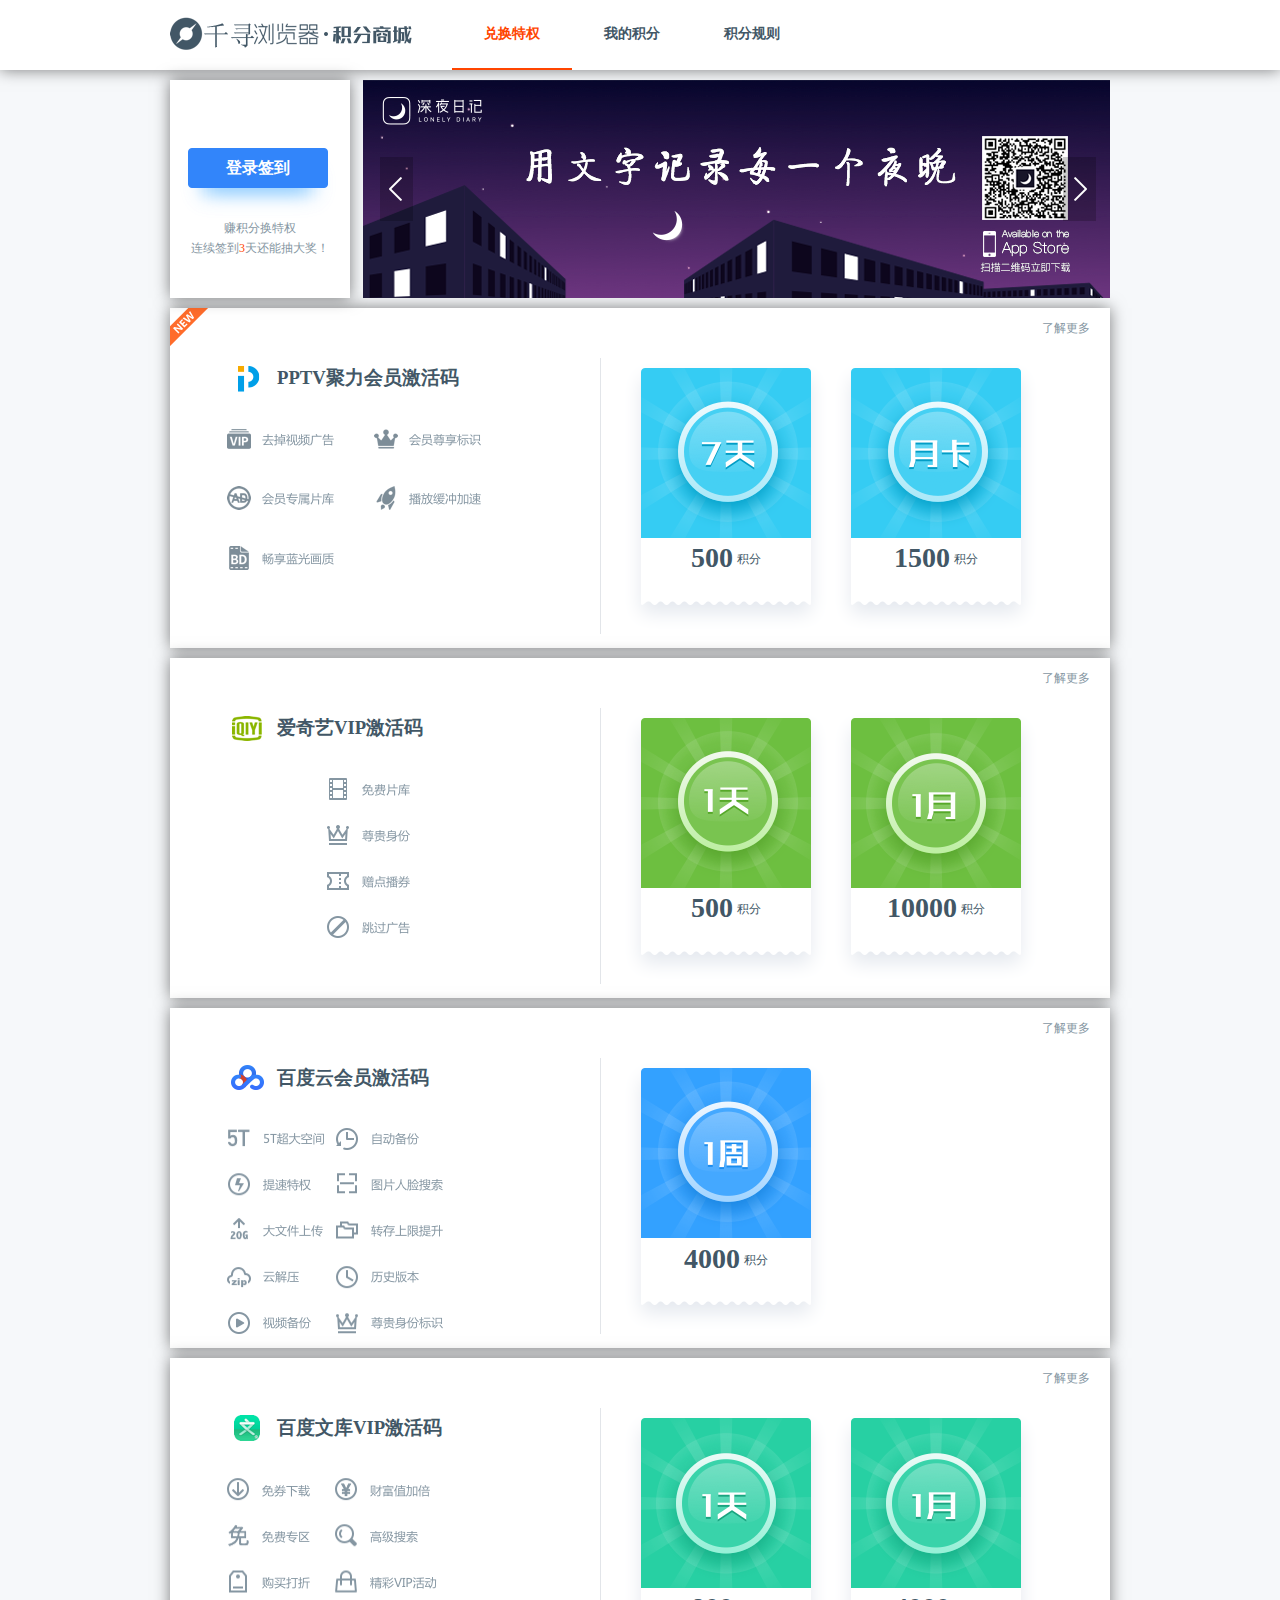
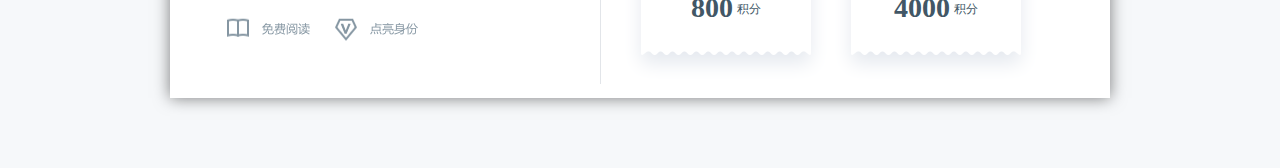
<file: integral.html>
<!DOCTYPE html>
<html lang="en">
    <head>
        <meta charset="utf-8">
        <link rel="stylesheet" href="css/integral.css">
        <script src="js/jquery-1.11.0.js"></script>
        <script>
          $(function(){ 
            var num = 0;
            var timer = null;
            function gogogo(){  
                timer = setInterval(function(){ 
                    num ++;
                    if(num>4){
                        num = 0;
                        $('.banner ul').css('left', '0');
                        num=1;
                    }
                    $('.banner ul').stop().animate({left:-(num*747)+'px'});
                },2000);
            };
            gogogo();
            $('.banner').hover(function() {
              clearInterval(timer);
            }, function() {
              clearInterval(timer);
                gogogo();
            });
            //左切换
            $('.banner .left').click(function(e) {
              num--;
              if(num<0){
                num = 0

              }
              $('.banner ul').stop().animate({left:-(num*747)+'px'});
           });
    
    
              //右切换
            $('.banner .right').click(function(e) {
              num ++;
              if(num>4){
               num=4;
              }
              $('.banner ul').stop().animate({left:-(num*747)+'px'});
            });
          })
        </script>
    </head>
    <body>
    	<header>
    		<div>
    			<h1 class="logo"><a target="_blank" href="index.html"><span></span></a></h1>
    		<ul>
    			<li class="current"><a href="integral.html">兑换特权</a></li>
    			<li><a href="myscore.html">我的积分</a></li>
    			<li><a href="rule.html">积分规则</a></li>
    		</ul>
    		</div>
    	</header>
           
    	<div class="con">
    		<div class="top">
    			<div class="user">
    				<a href="" class="btn">登录签到</a>
    				<p>赚积分换特权<br>连续签到<span>3</span>天还能抽大奖！</p>
    			</div>
    			 <div class="banner">
                    <span class="left"></span>
                    <span class="right"></span>
                    <ul>
                         <li><a href="#"><img src="img/banner01.png" alt=""></a></li>
                         <li><a href="#"><img src="img/banner02.png" alt=""></a></li>
                         <li><a href="#"><img src="img/banner03.jpg" alt=""></a></li>
                         <li><a href="#"><img src="img/banner04.jpg" alt=""></a></li>
                         <li><a href="#"><img src="img/banner01.png" alt=""></a></li>

                    </ul>   
               </div>
    		</div>
    		<div class=" list list01">
    			<div class="top">
    				<a href="#">了解更多</a>
    			</div>
    			<div class="left">
    				<h3>
    					PPTV聚力会员激活码
    				</h3>
    				<img src="img/pptv_bg.png" alt="">
    			</div>
    			<div class="right">
    				<a href="#">
    					<img src="img/pptv7.png" alt="">
    					<span class="score">
    						<strong>500</strong>
    						<span>积分</span>
    					</span>
    				</a>
    				<a href="#">
    					<img src="img/pptvm.png" alt="">
    					<span class="score">
    						<strong>1500</strong>
    						<span>积分</span>
    					</span>
    				</a>

    			</div>
    		</div>
    		<div class=" list list02">
    			<div class="top">
    				<a href="#">了解更多</a>
    			</div>
    			<div class="left">
    				<h3>
    					爱奇艺VIP激活码
    				</h3>
    				<img src="img/iqy_bg.png" alt="">
    			</div>
    			<div class="right">
    				<a href="#">
    					<img src="img/iqyday.png" alt="">
    					<span class="score">
    						<strong>500</strong>
    						<span>积分</span>
    					</span>
    				</a>
    				<a href="#">
    					<img src="img/iqymonth.png" alt="">
    					<span class="score">
    						<strong>10000</strong>
    						<span>积分</span>
    					</span>
    				</a>

    			</div>
    		</div>
    		<div class=" list list03">
    			<div class="top">
    				<a href="#">了解更多</a>
    			</div>
    			<div class="left">
    				<h3>
    					百度云会员激活码
    				</h3>
    				<img src="img/bdy_bg.png" alt="">
    			</div>
    			<div class="right">
    				<a href="#">
    					<img src="img/bdyone.png" alt="">
    					<span class="score">
    						<strong>4000</strong>
    						<span>积分</span>
    					</span>
    				</a>
    			

    			</div>
    		</div>
    		<div class=" list list04">
    			<div class="top">
    				<a href="#">了解更多</a>
    			</div>
    			<div class="left">
    				<h3>
    					百度文库VIP激活码
    				</h3>
    				<img src="img/txt_bg.png" alt="">
    			</div>
    			<div class="right">
    				<a href="#">
    					<img src="img/txt_day.png" alt="">
    					<span class="score">
    						<strong>800</strong>
    						<span>积分</span>
    					</span>
    				</a>
    				<a href="#">
    					<img src="img/txt_month.png" alt="">
    					<span class="score">
    						<strong>4000</strong>
    						<span>积分</span>
    					</span>
    				</a>

    			</div>
    		</div>
    	</div>
    </body>
</html>
</file>
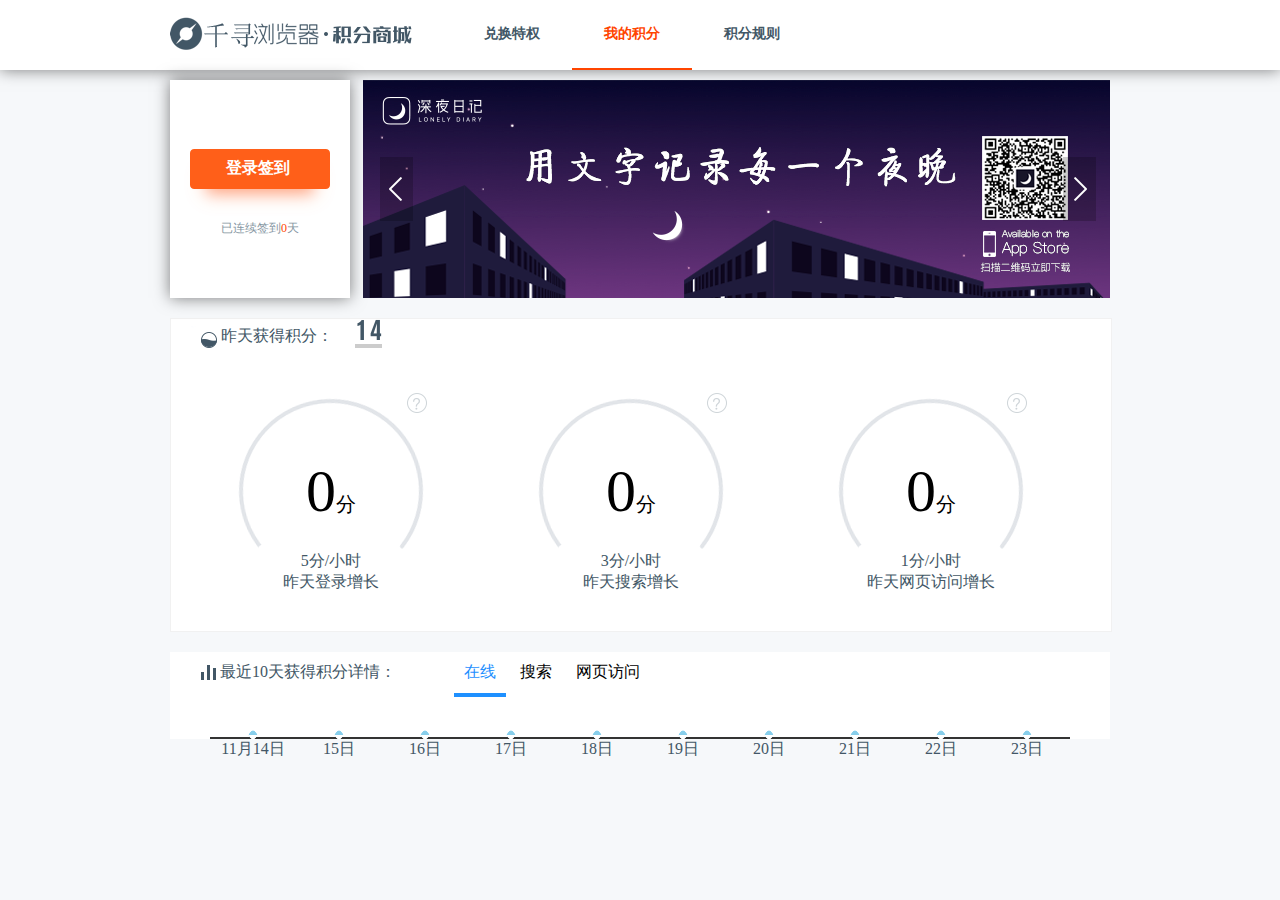
<file: myscore.html>
<!DOCTYPE html>
<html>
	<head>
		<meta charset="UTF-8">
		<title></title>
		<link rel="stylesheet" type="text/css" href="css/myscore.css"/>
		<script type="text/javascript" src="js/jquery-1.11.0.js" ></script>
		<script>
			$(function(){ 
	            var num = 0;
	            var timer = null;
	            function gogogo(){  
	                timer = setInterval(function(){ 
	                    num ++;
	                    if(num>4){
	                        num = 0;
	                        $('.banner ul').css('left', '0');
	                        num=1;
	                    }
	                    $('.banner ul').stop().animate({left:-(num*747)+'px'});
	                },2000);
	            };
	            gogogo();
	            $('.banner').hover(function() {
	              clearInterval(timer);
	            }, function() {
	              clearInterval(timer);
	                gogogo();
	            });
	            //左切换
	            $('.banner .left').click(function(e) {
	              num--;
	              if(num<0){
	                num = 0
	
	              }
	              $('.banner ul').stop().animate({left:-(num*747)+'px'});
	           });
	    
	    
	              //右切换
	            $('.banner .right').click(function(e) {
	              num ++;
	              if(num>4){
	               num=4;
	              }
	              $('.banner ul').stop().animate({left:-(num*747)+'px'});
	            });
	          })
		</script>
	</head>
	<body>
		<header>
    		<div>
    			<h1 class="logo"><a target="_blank" href="index.html"><span></span></a></h1>
    		<ul>
    			<li><a href="integral.html">兑换特权</a></li>
    			<li class="current"><a href="myscore.html">我的积分</a></li>
    			<li><a href="rule.html">积分规则</a></li>
    		</ul>
    		</div>
    	</header>
    	
		<div class="con">
	    	<div class="top">
	    			<div class="user">
	    				<a href="" class="btn">登录签到</a>
	    				<p>已连续签到<span>0</span>天</p>
	    			</div>
	    			 <div class="banner">
	                    <span class="left"></span>
	                    <span class="right"></span>
	                    <ul>
	                         <li><a href="#"><img src="img/banner01.png" alt=""></a></li>
	                         <li><a href="#"><img src="img/banner02.png" alt=""></a></li>
	                         <li><a href="#"><img src="img/banner03.jpg" alt=""></a></li>
	                         <li><a href="#"><img src="img/banner04.jpg" alt=""></a></li>
	                         <li><a href="#"><img src="img/banner01.png" alt=""></a></li>
	                    </ul>   
	                </div>
	    	</div>
	    	
	    		
	    	<div class="diyige">
		    	<div class="scorel">
		    		<p>昨天获得积分：</p>
		    		<span>
		    			<img src="img/one.png"/>
		    			<img src="img/four.png" alt="" />
		    		</span>
		    	</div>
		    	<ul>
		    		<li><span class="ling">0</span><span>分</span><p>5分/小时</p><p>昨天登录增长</p><a></a></li>
		    		<li><span class="ling">0</span><span>分</span><p>3分/小时</p><p>昨天搜索增长</p><a></a></li>
		    		<li><span class="ling">0</span><span>分</span><p>1分/小时</p><p>昨天网页访问增长</p><a></a></li>
		    	</ul>
	    	</div>
	    	<div class="dierge">
	    		<div class="scorel">
		    		<p>最近10天获得积分详情：</p>
		    		<ul>
		    			<li class="bule">在线</li>
		    			<li>搜索</li>
		    			<li>网页访问</li>
		    		</ul>
		    		
		    	</div>
		    	<ul class="border">
		    		<li>
		    			<div></div>
	    				<p>11月14日</p>
		    		</li>
		    		<li>
		    			<div></div>
	    				<p>15日</p>
		    		</li>
		    		<li>
		    			<div></div>
	    				<p>16日</p>
		    		</li>
		    		<li>
		    			<div></div>
	    				<p>17日</p>
		    		</li>
		    		<li>
		    			<div></div>
	    				<p>18日</p>
		    		</li>
		    		<li>
		    			<div></div>
	    				<p>19日</p>
		    		</li>
		    		<li>
		    			<div></div>
	    				<p>20日</p>
		    		</li>
		    		<li>
		    			<div></div>
	    				<p>21日</p>
		    		</li>
		    		<li>
		    			<div></div>
	    				<p>22日</p>
		    		</li>
		    		<li>
		    			<div></div>
	    				<p>23日</p>
		    		</li>
	    			
		    	</ul>
	    	</div>
    	</div>
	</body>
</html>
</file>
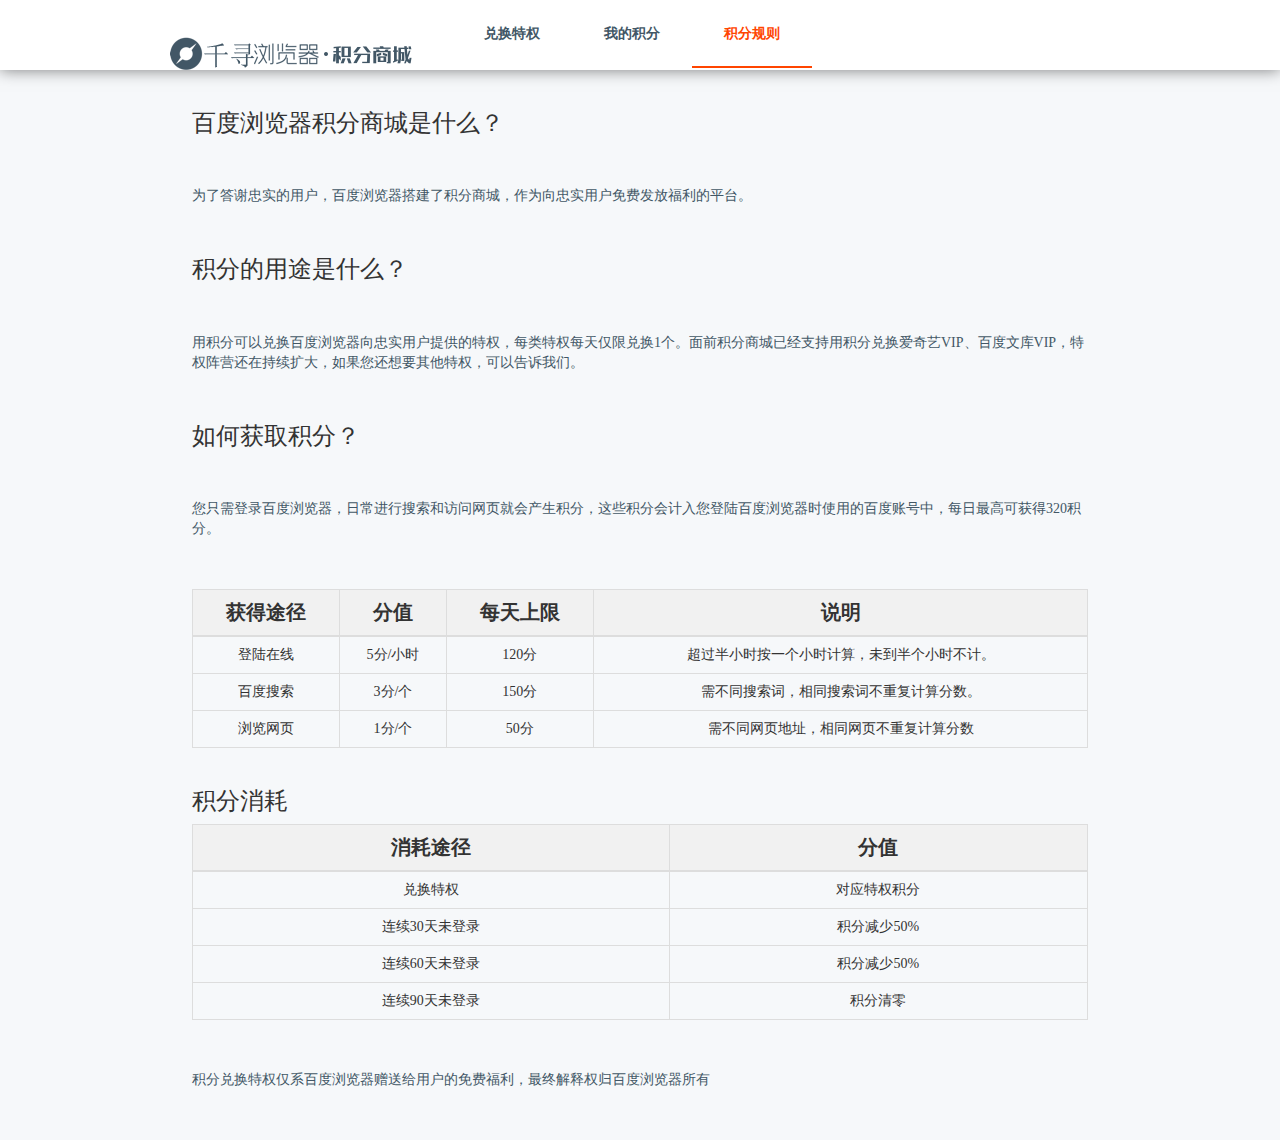
<file: rule.html>
<!DOCTYPE html>
<html>
	<head>
		<meta charset="UTF-8">
		<meta http-equiv="X-UA-Compatible" content="IE=edge">
	    <meta name="viewport" content="width=device-width, initial-scale=1">
		<title></title>
		<link rel="stylesheet" type="text/css" href="css/bootstrap.min.css"/>
		<link rel="stylesheet" type="text/css" href="css/rule.css"/>
	</head>
	<body>
		<header>
    		<div>
    			<h1 class="logo"><a target="_blank" href="index.html"><span></span></a></h1>
    		<ul>
    			<li><a href="integral.html">兑换特权</a></li>
    			<li><a href="myscore.html">我的积分</a></li>
    			<li class="current"><a href="rule.html">积分规则</a></li>
    		</ul>
    		</div>
    	</header>
    	<div class="rule">
    		<h3>百度浏览器积分商城是什么？</h3>
    		<p>为了答谢忠实的用户，百度浏览器搭建了积分商城，作为向忠实用户免费发放福利的平台。</p>
    		<h3>积分的用途是什么？</h3>
    		<p>用积分可以兑换百度浏览器向忠实用户提供的特权，每类特权每天仅限兑换1个。面前积分商城已经支持用积分兑换爱奇艺VIP、百度文库VIP，特权阵营还在持续扩大，如果您还想要其他特权，可以告诉我们。</p>
    		<h3>如何获取积分？</h3>
    		<p>您只需登录百度浏览器，日常进行搜索和访问网页就会产生积分，这些积分会计入您登陆百度浏览器时使用的百度账号中，每日最高可获得320积分。</p>
    		
    		<table class="table table-bordered table-responsive text-center">
				<thead>
					<tr>
						<th class="text-center">获得途径</th>
						<th class="text-center">分值</th>
						<th class="text-center">每天上限</th>
						<th class="text-center">说明</th>
					</tr>
				</thead>
				<tbody>
					<tr>
						<td>登陆在线</td>
						<td>5分/小时</td>
						<td>120分</td>
						<td>超过半小时按一个小时计算，未到半个小时不计。</td>
					</tr>
					<tr>
						<td>百度搜索</td>
						<td>3分/个</td>
						<td>150分</td>
						<td>需不同搜索词，相同搜索词不重复计算分数。</td>
					</tr>
					<tr>
						<td>浏览网页</td>
						<td>1分/个</td>
						<td>50分</td>
						<td>需不同网页地址，相同网页不重复计算分数</td>
					</tr>
				</tbody>
			</table>
			
			
			<h3>积分消耗</h3>
			<table class="table table-bordered table-responsive text-center">
				<thead>
					<tr>
						<th class="text-center">消耗途径</th>
						<th class="text-center">分值</th>
					</tr>
				</thead>
				<tbody>
					<tr>
						<td>兑换特权</td>
						<td>对应特权积分</td>
					</tr>
					<tr>
						<td>连续30天未登录</td>
						<td>积分减少50%</td>
					</tr>
					<tr>
						<td>连续60天未登录</td>
						<td>积分减少50%</td>
					</tr>
					<tr>
						<td>连续90天未登录</td>
						<td>积分清零</td>
					</tr>
					
				</tbody>
			</table>
			<p>积分兑换特权仅系百度浏览器赠送给用户的免费福利，最终解释权归百度浏览器所有</p>
    	</div>
    	
	</body>
</html>
</file>
<file: css/integral.css>
* {
	margin: 0px;
	border: 0px;
	padding: 0px;
	list-style: none;
}
a {
	text-decoration: none;
	color: #425766
}
body {
	background: #f6f8fa;
	font-family: "微软雅黑";
}



/*header*/
header {
	width: 100%;
	height: 70px;
	margin-bottom: 10px;
	background: #fff;
	box-shadow: 0px 0px 15px rgba(0, 0, 0, 0.5)
}
header div {
	width: 940px;
	margin: 0 auto;
}
header span {
	position: relative;
	display: block;
	top: 17px;
	width: 242px;
	height: 33px;
	background: url(../img/sprite.png) no-repeat -28px 0px;
}
header h1 {
	float: left;
	height: 70px;
}
header h1 a {
	display: block;
	height: 70px;
}
header ul {
	float: left;
	padding-left: 40px;
}
header ul li {
	float: left;
	width: 120px;
	text-align: center;
	height: 68px;
	line-height: 68px;
	font-size: 14px;
	font-weight: 600;
}
.current {
	border-bottom: 2px solid #ff4500;
}
.current a {
	color: #ff4500;
}



/*.con*/
.con {
	width: 940px;
	margin: 0px auto;
	padding-bottom: 60px;
}
.top {
	height: 218px;
	margin-bottom: 10px;
}
.user {
	width: 180px;
	height: 100%;
	float: left;
	background: #fff;
	box-shadow: 0 0 15px rgba(0, 0, 0, 0.5)
}
.banner {
	overflow: hidden;
	position: relative;
	float: right;
}
.banner {
	width: 747px;
	height: 218px;
	background: #fff;
}
.user a {
	text-align: center;
	margin-left: 10px;
	margin-top: 68px;
	display: inline-block;
	width: 156px;
	height: 70px;
	line-height: 40px;
	font-weight: 700;
	font-size: 16px;
	color: #fff;
	background: url(../img/sprite.png) no-repeat -114px -1493px;
}
.user p {
	line-height: 20px;
	color: #8596a2;
	font-size: 12px;
	width: 156px;
	text-align: center;
	margin-left: 12px;
}
.user p span {
	color: #ff4500
}
.list {
	height: 340px;
	margin-bottom: 10px;
	background: #fff;
	box-shadow: 0 0 15px rgba(0, 0, 0, 0.5);
}
.list .top {
	height: 40px;
}
.list01 .top {
	background: url(../img/new.png) no-repeat left top;
}
.list .top a {
	float: right;
	line-height: 40px;
	padding-right: 20px;
	font-size: 12px;
	color: #8596a2;
}
.list .top a:hover {
	color: #3879d9
}
.list .left {
	float: left;
	width: 373px;
	height: auto;
	padding: 0px 0px 0px 57px;
}
.list h3 {
	padding-left: 50px;
	height: 40px;
	margin-bottom: 30px;
	color: #425766;
	line-height: 40px;
	background: url(../img/pptv.png) no-repeat left center;
}
.list02 h3 {
	background: url(../img/iqy.png) no-repeat left center;
}
.list03 h3 {
	background: url(../img/bdc.png) no-repeat left center;
}
.list04 h3 {
	background: url(../img/txt.png) no-repeat left center;
}
.list .right {
	float: left;
	border-left: 1px solid #e2e5e9;
	padding-left: 20px;
}
.list .right a {
	position: relative;
	float: left;
	width: 210px;
	height: 266px;
	padding-top: 10px;
	background: url(../img/prize.png) no-repeat left top;
	text-align: center;
}
.score {
	display: block;
}
.score strong {
	font-size: 28px;
}
.score span {
	font-size: 12px;
	position: relative;
	top: -4px;
}
.list02 .left img {
	margin-left: 100px;
}
.contain {
	width: 940px;
	margin: 42px auto
}
.contain li {
	margin-bottom: 40px;
}
.contain h2 {
	margin-bottom: 9px;
	font-size: 16px;
	font-weight: 700;
}
.contain p {
	font-size: 14px;
	color: #333;
}
table {
	margin-top: 6px;
	border: solid 1px #d6dbe2;
	background: #eff3f6;
	border-bottom: 0;
	margin-bottom: 40px;
}
table thead th {
	font-weight: 700;
	background: #e4e7eb;
	padding: 17px 0;
	text-align: center;
	border-bottom: solid 1px #d6dbe2;
}
table td {
	font-size: 14px;
	padding: 17px 0;
	text-align: center;
	border-bottom: solid 1px #d6dbe2;
}
.contain .note {
	font-size: 12px;
	color: #aaabab;
}
/* banner */
.banner ul{
	width: 4000px;
	height: 218px;
	position: relative;
}
.banner li{
	float: left;
}
.banner .left{
	position: absolute;
	width: 33px;
    height: 64px;
    top: 77px;
    z-index: 2;
	left: 17px;
	background: url(../img/sprite.png) no-repeat -237px -1869px;
	cursor:pointer;
}
.banner .right{
	position: absolute;width: 33px;
    height: 64px;
    position: absolute;
    top: 77px;
    z-index: 2;
	left: 700px;
	cursor:pointer;
	background: url(../img/sprite.png) no-repeat -237px -1936px;
}
</file>
<file: css/myscore.css>
* {
	margin: 0px;
	border: 0px;
	padding: 0px;
	list-style: none;
}
a,p{
	text-decoration: none;
	color: #425766
}
body {
	background: #f6f8fa;
	font-family: "微软雅黑";
}

/*header*/
header {
	width: 100%;
	height: 70px;
	margin-bottom: 10px;
	background: #fff;
	box-shadow: 0px 0px 15px rgba(0, 0, 0, 0.5)
}
header div {
	width: 940px;
	margin: 0 auto;
}
header span {
	position: relative;
	display: block;
	top: 17px;
	width: 242px;
	height: 33px;
	background: url(../img/sprite.png) no-repeat -28px 0px;
}
header h1 {
	float: left;
	height: 70px;
}
header h1 a {
	display: block;
	height: 70px;
}
header ul {
	float: left;
	padding-left: 40px;
}
header ul li {
	float: left;
	width: 120px;
	text-align: center;
	height: 68px;
	line-height: 68px;
	font-size: 14px;
	font-weight: 600;
}
.current {
	border-bottom: 2px solid #ff4500;
}
.current a {
	color: #ff4500;
}



.con {
	width: 940px;
	margin: 0px auto;
	padding-bottom: 60px;
}
.top {
	height: 218px;
	margin-bottom: 10px;
	
}
.user {
	width: 180px;
	height: 100%;
	float: left;
	background: #fff;
	box-shadow: 0 0 15px rgba(0, 0, 0, 0.5)
}
.banner {
	overflow: hidden;
	position: relative;
	float: right;
}
.banner {
	width: 747px;
	height: 218px;
	background: #fff;
}
.user a {
	text-align: center;
	margin-left: 10px;
	margin-top: 68px;
	display: inline-block;
	width: 156px;
	height: 70px;
	line-height: 40px;
	font-weight: 700;
	font-size: 16px;
	color: #fff;
	background: url(../img/sprite.png) no-repeat -114px -1637px;
}
.user p {
	line-height: 20px;
	color: #8596a2;
	font-size: 12px;
	width: 156px;
	text-align: center;
	margin-left: 12px;
}
.user p span {
	color: #ff4500
}
.banner ul{
	width: 4000px;
	height: 218px;
	position: relative;
}
.banner li{
	float: left;
}
.banner .left{
	position: absolute;
	width: 33px;
    height: 64px;
    top: 77px;
    z-index: 2;
	left: 17px;
	background: url(../img/sprite.png) no-repeat -237px -1869px;
	cursor:pointer;
}
.banner .right{
	position: absolute;width: 33px;
    height: 64px;
    position: absolute;
    top: 77px;
    z-index: 2;
	left: 700px;
	cursor:pointer;
	background: url(../img/sprite.png) no-repeat -237px -1936px;
}



.diyige{
	width: 100%;
	overflow: hidden;
	border: 1px solid #f1f1f1;
	background: #fff;
	margin: 20px auto;
}
.scorel p{
	margin-left: 20px;
	padding-left: 30px;
	display: inline-block;
	width: 130px;
	height: 25px;
	background: url(../img/sprite1.png) no-repeat -244px -2111px;
}
.scorel span{
	border-bottom: 4px solid #ccc;
}
.diyige ul li{
	text-align: center;
	display: inline-block;
	position: relative;
	float: left;
	margin: 40px;
	margin-left: 60px;
	width: 200px;
	height: 200px;
	background: url(../img/circle.png) no-repeat;
} 
.diyige ul li p:nth-of-type(1){
	margin-top: -40px;
}
.diyige ul li span:nth-of-type(1){
	font-size: 60px;
	line-height: 200px;
}
.diyige ul li span:nth-of-type(2){
	font-size: 20px;
}
.diyige ul li a{
	position: absolute;
	right: 0;
	top: 0;
	width: 25px;
	height: 25px;
	background: url(../img/sprite1.png) no-repeat -249px -2134px;
}
.dierge{
	background: #fff;
}
.dierge .scorel p{
	width: 230px;
	
	background: url(../img/sprite1.png) no-repeat -244px -2179px;
}
.dierge .scorel ul{display: inline-block;}
.dierge .scorel ul li{
	display: inline-block;
	padding: 10px;
}
.dierge .scorel .bule{
	border-bottom: 4px solid dodgerblue;
	color: dodgerblue;
}
.dierge .border{
	margin-top: 40px;
	border-top: 2px solid #333;
	margin: 40px;
}
.dierge .border li{
	float: left;
	width: 10%;
	text-align: center;
}
.dierge .border li div{
	width: 0;
	height: 0;
	border: 4px solid skyblue;
	margin: 0 auto;
	border-radius: 50%;
	border-bottom-color: #fff;
	border-left-color:#fff;
	transform: rotate(-45deg);
	margin-top: -8px;
}
</file>
<file: css/rule.css>
* {
	margin: 0px;
	border: 0px;
	padding: 0px;
	list-style: none;
}
a,p{
	text-decoration: none;
	color: #425766
}
body {
	background: #f6f8fa;
	font-family: "微软雅黑";
}

/*header*/
header {
	width: 100%;
	height: 70px;
	margin-bottom: 10px;
	background: #fff;
	box-shadow: 0px 0px 15px rgba(0, 0, 0, 0.5)
}
header div {
	width: 940px;
	margin: 0 auto;
}
header span {
	position: relative;
	display: block;
	top: 17px;
	width: 242px;
	height: 33px;
	background: url(../img/sprite.png) no-repeat -28px 0px;
}
header h1 {
	float: left;
	height: 70px;
}
header h1 a {
	display: block;
	height: 70px;
}
header ul {
	float: left;
	padding-left: 40px;
}
header ul li {
	float: left;
	width: 120px;
	text-align: center;
	height: 68px;
	line-height: 68px;
	font-size: 14px;
	font-weight: 600;
}
.current {
	border-bottom: 2px solid #ff4500;
}
.current a {
	color: #ff4500;
}




.rule{
	width: 70%;
	margin: 0 auto;
}
.rule h3{
	margin-top: 40px;
}
thead{
	background-color: #f1f1f1;
}
.rule .table:nth-of-type(1){
	margin-top: 40px;
}
thead tr th{
	font-size: 20px;
}
.rule p{
	margin-top: 50px;
	margin-bottom: 50px;
}
</file>
